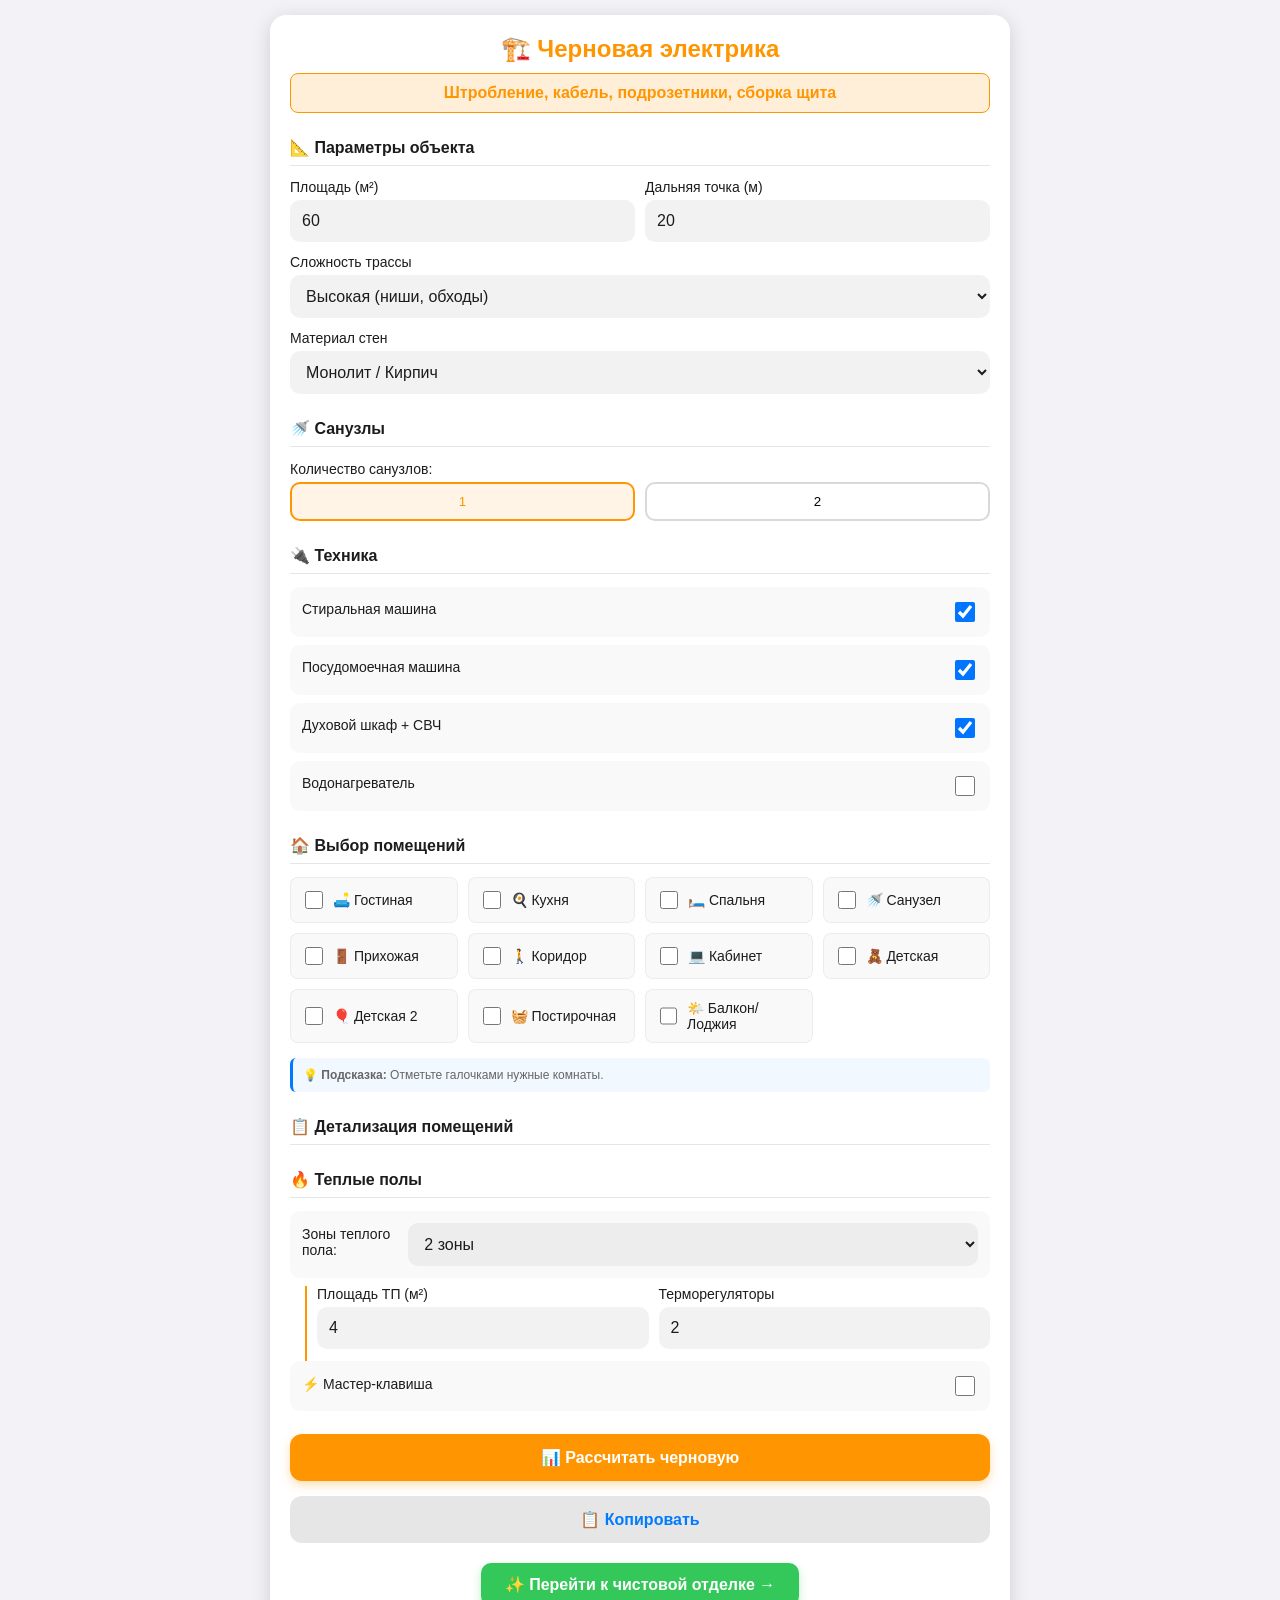
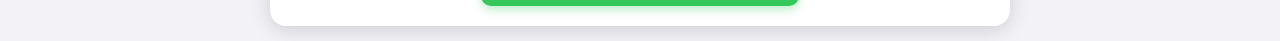
<file: index.html>
<!DOCTYPE html>
<html lang="ru">
<head>
    <meta charset="UTF-8">
    <meta name="viewport" content="width=device-width, initial-scale=1.0">
    <title>🏗️ Черновая электрика</title>
    <link rel="stylesheet" href="rough.css">
</head>
<body>

<div class="app">
    <h1>🏗️ Черновая электрика</h1>
    <div class="mode-indicator">Штробление, кабель, подрозетники, сборка щита</div>

    <!-- ПАРАМЕТРЫ -->
    <h2>📐 Параметры объекта</h2>
    <div class="grid-2">
        <div class="form-row">
            <label>Площадь (м²)</label>
            <input type="number" id="area" value="60">
        </div>
        <div class="form-row">
            <label>Дальняя точка (м)</label>
            <input type="number" id="maxDist" value="20">
        </div>
    </div>
    
    <div class="form-row">
        <label>Сложность трассы</label>
        <select id="cableCoef">
            <option value="1.0">Стандарт</option>
            <option value="1.3" selected>Высокая (ниши, обходы)</option>
            <option value="0.9">Низкая</option>
        </select>
    </div>
    
    <div class="form-row">
        <label>Материал стен</label>
        <select id="wallType">
            <option value="350">Панель / Ж/Б</option>
            <option value="280" selected>Монолит / Кирпич</option>
            <option value="150">ГКЛ / Дерево</option>
        </select>
    </div>

    <!-- САНУЗЛЫ -->
    <h2>🚿 Санузлы</h2>
    <div class="form-row">
        <label>Количество санузлов:</label>
        <div class="bath-selector">
            <button type="button" id="bath1Btn" class="active" onclick="setBathCount(1)">1</button>
            <button type="button" id="bath2Btn" onclick="setBathCount(2)">2</button>
        </div>
    </div>

    <!-- ТЕХНИКА -->
    <h2>🔌 Техника</h2>
    <div class="toggle-group"><label>Стиральная машина</label><input type="checkbox" id="washMachine" checked></div>
    <div class="toggle-group"><label>Посудомоечная машина</label><input type="checkbox" id="dishWasher" checked></div>
    <div class="toggle-group"><label>Духовой шкаф + СВЧ</label><input type="checkbox" id="ovenMicrowave" checked></div>
    
    <div class="toggle-group">
        <label>Водонагреватель</label>
        <input type="checkbox" id="boilerCheck" onchange="toggleBoiler()">
    </div>
    <div id="boilerOptions" class="sub-option">
        <select id="boilerType">
            <option value="storage" selected>Накопительный</option>
            <option value="flow">Проточный</option>
        </select>
    </div>

    <!-- ВЫБОР ПОМЕЩЕНИЙ -->
    <h2>🏠 Выбор помещений</h2>
    <div class="room-selector-grid" id="roomSelector"></div>
    
    <div class="phase-note">
        <strong>💡 Подсказка:</strong> Отметьте галочками нужные комнаты.
    </div>

    <!-- СПИСОК ПОМЕЩЕНИЙ -->
    <h2>📋 Детализация помещений</h2>
    <div id="roomsContainer"></div>

    <!-- ТЕПЛЫЕ ПОЛЫ -->
    <h2>🔥 Теплые полы</h2>
    <div class="toggle-group">
        <label>Зоны теплого пола:</label>
        <select id="floorHeatZones" onchange="toggleFloorHeat()">
            <option value="0">Нет</option>
            <option value="1">1 зона</option>
            <option value="2" selected>2 зоны</option>
            <option value="3">3 зоны</option>
        </select>
    </div>
    <div id="floorHeatOptions" class="sub-option visible">
        <div class="grid-2">
            <div class="form-row">
                <label>Площадь ТП (м²)</label>
                <input type="number" id="floorHeatArea" value="4">
            </div>
            <div class="form-row">
                <label>Терморегуляторы</label>
                <input type="number" id="tpRegulators" value="2">
            </div>
        </div>
    </div>

    <div class="toggle-group">
        <label>⚡ Мастер-клавиша</label>
        <input type="checkbox" id="masterKey" onchange="toggleMasterKey()">
    </div>
    <div id="masterKeyInfo" class="sub-option">
        <div class="alert">Требуется контактор (2 модуля)</div>
    </div>

    <button class="btn btn-rough" onclick="calculate()">📊 Рассчитать черновую</button>
    <button class="btn btn-secondary" onclick="copyResult()">📋 Копировать</button>

    <div id="result"></div>
    
    <!-- НАВИГАЦИЯ К ЧИСТОВОЙ -->
    <div class="navigation">
        <a href="finish.html" class="nav-link">✨ Перейти к чистовой отделке →</a>
    </div>
</div>

<script src="materials.js"></script>
<script src="panel.js"></script>
<script src="rough.js"></script>
</body>
</html>
</file>
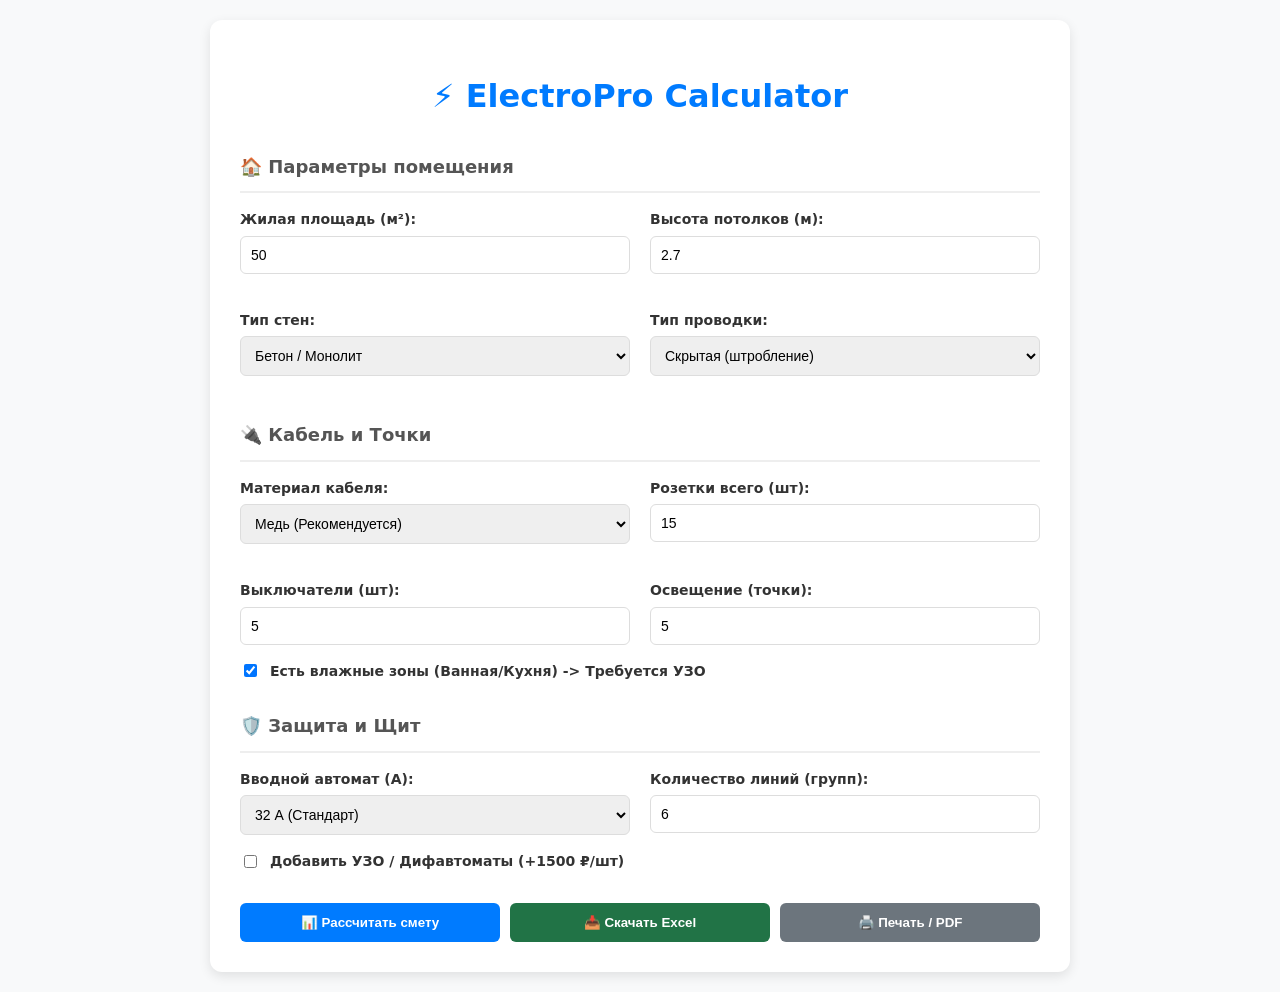
<file: Index.html>
<!DOCTYPE html>
<html lang="ru">
<head>
    <meta charset="UTF-8">
    <meta name="viewport" content="width=device-width, initial-scale=1.0">
    <title>⚡ ElectroPro Calculator</title>
    <style>
        :root { --primary: #007bff; --bg: #f8f9fa; --card: #fff; --text: #333; --danger: #dc3545; --success: #28a745; }
        body { font-family: 'Segoe UI', system-ui, sans-serif; background: var(--bg); color: var(--text); margin: 0; padding: 20px; line-height: 1.6; }
        .container { max-width: 800px; margin: 0 auto; background: var(--card); padding: 30px; border-radius: 12px; box-shadow: 0 4px 12px rgba(0,0,0,0.1); }
        
        h1 { text-align: center; color: var(--primary); margin-bottom: 30px; }
        h2 { font-size: 18px; border-bottom: 2px solid #eee; padding-bottom: 10px; margin-top: 30px; color: #555; }
        
        .grid-2 { display: grid; grid-template-columns: 1fr 1fr; gap: 20px; }
        .form-group { margin-bottom: 15px; }
        label { display: block; font-weight: 600; margin-bottom: 5px; font-size: 14px; }
        input, select { width: 100%; padding: 10px; border: 1px solid #ddd; border-radius: 6px; box-sizing: border-box; font-size: 14px; }
        input:focus, select:focus { border-color: var(--primary); outline: none; }
        
        .checkbox-group { display: flex; align-items: center; gap: 10px; margin-bottom: 10px; }
        .checkbox-group input { width: auto; }

        .btn-group { display: flex; gap: 10px; margin-top: 30px; flex-wrap: wrap; }
        button { flex: 1; padding: 12px; border: none; border-radius: 6px; cursor: pointer; font-weight: 600; transition: 0.2s; min-width: 120px; }
        .btn-calc { background: var(--primary); color: white; }
        .btn-calc:hover { background: #0056b3; }
        .btn-excel { background: #217346; color: white; } /* Excel Green */
        .btn-history { background: #6c757d; color: white; }
        
        #result-area { margin-top: 30px; display: none; animation: fadeIn 0.5s; }
        .report-card { background: #f1f8ff; border: 1px solid #cce5ff; padding: 20px; border-radius: 8px; }
        .alert { padding: 10px; border-radius: 6px; margin-bottom: 15px; font-size: 14px; }
        .alert-warning { background: #fff3cd; color: #856404; border: 1px solid #ffeeba; }
        .alert-danger { background: #f8d7da; color: #721c24; border: 1px solid #f5c6cb; }
        
        table { width: 100%; border-collapse: collapse; margin-top: 15px; font-size: 14px; }
        th, td { border: 1px solid #dee2e6; padding: 8px; text-align: left; }
        th { background: #e9ecef; }
        .total-row { font-weight: bold; background: #e2e6ea; font-size: 16px; }

        @keyframes fadeIn { from { opacity: 0; } to { opacity: 1; } }

        /* Print Styles */
        @media print {
            body { background: white; padding: 0; }
            .container { box-shadow: none; max-width: 100%; padding: 0; }
            .btn-group, h2 { display: none; }
            #result-area { display: block !important; border: none; }
            .report-card { border: none; padding: 0; background: white; }
            input, select { border: none; appearance: none; padding: 0; font-weight: bold; }
        }
    </style>
</head>
<body>

<div class="container">
    <h1>⚡ ElectroPro Calculator</h1>

    <!-- 1. Основные параметры -->
    <h2>🏠 Параметры помещения</h2>
    <div class="grid-2">
        <div class="form-group">
            <label>Жилая площадь (м²):</label>
            <input type="number" id="area" value="50">
        </div>
        <div class="form-group">
            <label>Высота потолков (м):</label>
            <input type="number" id="height" value="2.7" step="0.1">
        </div>
        <div class="form-group">
            <label>Тип стен:</label>
            <select id="wallType">
                <option value="1.0">Бетон / Монолит</option>
                <option value="1.2">Кирпич</option>
                <option value="0.8">Дерево / Гипсокартон</option>
            </select>
        </div>
        <div class="form-group">
            <label>Тип проводки:</label>
            <select id="wiringType">
                <option value="hidden">Скрытая (штробление)</option>
                <option value="open">Открытая (кабель-канал/гофра)</option>
            </select>
        </div>
    </div>

    <!-- 2. Кабель -->
    <h2>🔌 Кабель и Точки</h2>
    <div class="grid-2">
        <div class="form-group">
            <label>Материал кабеля:</label>
            <select id="cableMat">
                <option value="copper">Медь (Рекомендуется)</option>
                <option value="alum">Алюминий (Только замена)</option>
            </select>
        </div>
        <div class="form-group">
            <label>Розетки всего (шт):</label>
            <input type="number" id="sockets" value="15">
        </div>
        <div class="form-group">
            <label>Выключатели (шт):</label>
            <input type="number" id="switches" value="5">
        </div>
        <div class="form-group">
            <label>Освещение (точки):</label>
            <input type="number" id="lights" value="5">
        </div>
    </div>
    
    <div class="checkbox-group">
        <input type="checkbox" id="hasWetZone" checked>
        <label for="hasWetZone" style="margin:0">Есть влажные зоны (Ванная/Кухня) -> Требуется УЗО</label>
    </div>

    <!-- 3. Защитные устройства -->
    <h2>🛡️ Защита и Щит</h2>
    <div class="grid-2">
        <div class="form-group">
            <label>Вводной автомат (А):</label>
            <select id="mainAuto">
                <option value="32">32 А (Стандарт)</option>
                <option value="40">40 А</option>
                <option value="50">50 А</option>
            </select>
        </div>
        <div class="form-group">
            <label>Количество линий (групп):</label>
            <input type="number" id="groups" value="6">
        </div>
    </div>
    <div class="checkbox-group">
        <input type="checkbox" id="useUZO">
        <label for="useUZO" style="margin:0">Добавить УЗО / Дифавтоматы (+1500 ₽/шт)</label>
    </div>

    <div class="btn-group">
        <button class="btn-calc" onclick="calculate()">📊 Рассчитать смету</button>
        <button class="btn-excel" onclick="exportToExcel()">📥 Скачать Excel</button>
        <button class="btn-history" onclick="window.print()">🖨️ Печать / PDF</button>
    </div>

    <div id="result-area"></div>
</div>

<script>
    // === БАЗА ЦЕН И ПАРАМЕТРОВ ===
    const PRICES = {
        cable_copper_1_5: 45,
        cable_copper_2_5: 70,
        cable_copper_4_0: 110,
        work_strobe_concrete: 300, // за метр
        work_strobe_brick: 250,
        work_point: 500, // установка подрозетника + механизма
        work_light: 400,
        work_panel: 3000,
        socket_mech: 150,
        switch_mech: 120,
        podrozetnik: 30,
        box_small: 100,
        uzo_device: 1500
    };

    let lastCalculation = null;

    function calculate() {
        // 1. Сбор данных
        const area = parseFloat(document.getElementById('area').value) || 0;
        const height = parseFloat(document.getElementById('height').value) || 2.7;
        const wallCoef = parseFloat(document.getElementById('wallType').value);
        const wiringType = document.getElementById('wiringType').value;
        const sockets = parseInt(document.getElementById('sockets').value) || 0;
        const switches = parseInt(document.getElementById('switches').value) || 0;
        const lights = parseInt(document.getElementById('lights').value) || 0;
        const hasWetZone = document.getElementById('hasWetZone').checked;
        const useUZO = document.getElementById('useUZO').checked;
        const groups = parseInt(document.getElementById('groups').value) || 1;

        // 2. Логика подбора кабеля (Упрощенная инженерная логика)
        // Свет -> 1.5мм, Розетки -> 2.5мм, Плита/Ввод -> 4-6мм
        // Примерная длина: Периметр * 1.5 (запас на спуски/подъемы) + 15% технологический запас
        const perimeter = Math.sqrt(area) * 4; 
        const rawLength = (perimeter * 1.5 * height/2.7) + (sockets * 0.5); // Эвристическая формула
        
        const cableLenLight = Math.ceil(rawLength * 0.3 * 1.15); // 30% длины на свет
        const cableLenSocket = Math.ceil(rawLength * 0.7 * 1.15); // 70% на розетки

        const costCableLight = cableLenLight * PRICES.cable_copper_1_5;
        const costCableSocket = cableLenSocket * PRICES.cable_copper_2_5;
        const totalCableLen = cableLenLight + cableLenSocket;

        // 3. Расчет материалов
        const countPodrozetniki = sockets + switches;
        const costMaterials = 
            costCableLight + costCableSocket +
            (countPodrozetniki * PRICES.podrozetnik) +
            (sockets * PRICES.socket_mech) +
            (switches * PRICES.switch_mech) +
            (lights * 200) + // лампы/люстры условно
            (groups * PRICES.box_small) + // распредкоробки
            (useUZO ? (2 * PRICES.uzo_device) : 0); // Берем 2 УЗО для примера

        // 4. Расчет работ
        let strobePrice = (wallCoef === 1.0) ? PRICES.work_strobe_concrete : PRICES.work_strobe_brick;
        if (wiringType === 'open') strobePrice = 100; // Кабель канал дешевле

        const workStrobe = Math.ceil(totalCableLen * 0.8) * strobePrice; // 80% кабеля идет в штробу/канал
        const workPoints = (sockets + switches) * PRICES.work_point;
        const workLights = lights * PRICES.work_light;
        const workPanel = PRICES.work_panel + (groups * 200); // Сборка щита

        const totalWork = workStrobe + workPoints + workLights + workPanel;
        const grandTotal = costMaterials + totalWork;

        // 5. Проверки безопасности
        let warnings = [];
        if (hasWetZone && !useUZO) {
            warnings.push("⚠️ <b>Внимание:</b> Во влажных зонах (ванна, кухня) наличие УЗО обязательно по ПУЭ!");
        }
        if (document.getElementById('cableMat').value === 'alum') {
            warnings.push("⚠️ <b>Совет:</b> Алюминий запрещен для новой скрытой проводки. Используйте медь.");
        }

        // 6. Формирование отчета
        lastCalculation = {
            date: new Date().toLocaleString(),
            total: grandTotal,
            details: {
                "Кабель 1.5мм (свет)": `${cableLenLight} м`,
                "Кабель 2.5мм (розетки)": `${cableLenSocket} м`,
                "Подрозетники": countPodrozetniki,
                "Штробление/Канал": `${Math.ceil(totalCableLen * 0.8)} м`,
                "Установка точек": sockets + switches,
                "Сборка щита": "1 шт"
            }
        };
        saveHistory(lastCalculation);

        const resultHTML = `
            ${warnings.map(w => `<div class="alert alert-danger">${w}</div>`).join('')}
            
            <div class="report-card">
                <h3 style="margin-top:0">📑 Итоговая смета</h3>
                
                <table>
                    <thead><tr><th>Наименование</th><th>Кол-во/Длина</th><th>Стоимость</th></tr></thead>
                    <tbody>
                        <tr><td colspan="3"><b>Материалы</b></td></tr>
                        <tr><td>Кабель ВВГнг 3х1.5</td><td>${cableLenLight} м</td><td>${costCableLight} ₽</td></tr>
                        <tr><td>Кабель ВВГнг 3х2.5</td><td>${cableLenSocket} м</td><td>${costCableSocket} ₽</td></tr>
                        <tr><td>Розетки/Выкл (механизмы)</td><td>${sockets+switches} шт</td><td>${(sockets*PRICES.socket_mech)+(switches*PRICES.switch_mech)} ₽</td></tr>
                        <tr><td>Подрозетники и мелочевка</td><td>${countPodrozetniki} шт</td><td>~${countPodrozetniki * PRICES.podrozetnik + 500} ₽</td></tr>
                        ${useUZO ? `<tr><td>УЗО / Дифавтоматы</td><td>2 шт</td><td>${2*PRICES.uzo_device} ₽</td></tr>` : ''}
                        
                        <tr><td colspan="3"><b>Работы</b></td></tr>
                        <tr><td>Штробление / Монтаж канала</td><td>${Math.ceil(totalCableLen * 0.8)} м</td><td>${workStrobe} ₽</td></tr>
                        <tr><td>Установка подрозетников и механизмов</td><td>${sockets+switches} шт</td><td>${workPoints} ₽</td></tr>
                        <tr><td>Сборка электрощита</td><td>1 компл.</td><td>${workPanel} ₽</td></tr>
                    </tbody>
                    <tfoot>
                        <tr class="total-row"><td colspan="2">ИТОГО ПОД КЛЮЧ:</td><td>${grandTotal} ₽</td></tr>
                    </tfoot>
                </table>
                <p style="font-size:12px; color:#666; margin-top:10px;">* Расчет является предварительным. Длина кабеля включает запас 15%.</p>
            </div>
        `;

        const resDiv = document.getElementById('result-area');
        resDiv.innerHTML = resultHTML;
        resDiv.style.display = 'block';
    }

    // === ЭКСПОРТ В EXCEL (CSV) ===
    function exportToExcel() {
        if (!lastCalculation) { alert("Сначала сделайте расчет!"); return; }
        
        let csvContent = "data:text/csv;charset=utf-8,\uFEFF"; // BOM для кириллицы
        csvContent += "Параметр;Значение\n";
        csvContent += `Дата;${lastCalculation.date}\n`;
        csvContent += `ИТОГО;${lastCalculation.total} руб.\n\n`;
        csvContent += "Наименование;Количество\n";
        
        for (const [key, value] of Object.entries(lastCalculation.details)) {
            csvContent += `${key};${value}\n`;
        }

        const encodedUri = encodeURI(csvContent);
        const link = document.createElement("a");
        link.setAttribute("href", encodedUri);
        link.setAttribute("download", "smeta_electro.csv");
        document.body.appendChild(link);
        link.click();
        document.body.removeChild(link);
    }

    // === ИСТОРИЯ (LOCAL STORAGE) ===
    function saveHistory(data) {
        let history = JSON.parse(localStorage.getItem('electroHistory') || '[]');
        history.unshift(data); // Добавить в начало
        if (history.length > 10) history.pop(); // Хранить только последние 10
        localStorage.setItem('electroHistory', JSON.stringify(history));
    }
</script>

</body>
</html>
</file>
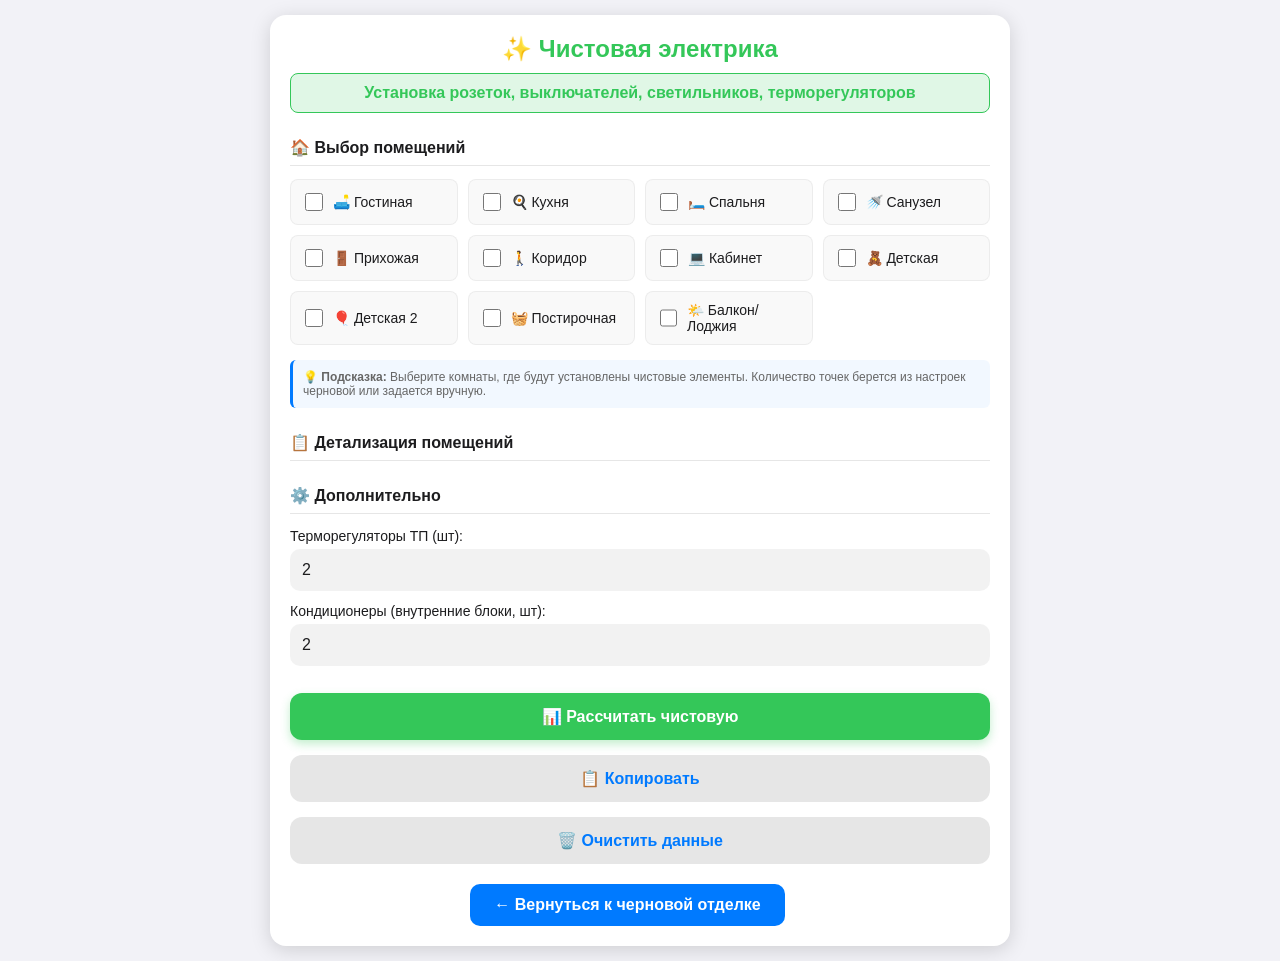
<file: finish.html>
<!DOCTYPE html>
<html lang="ru">
<head>
    <meta charset="UTF-8">
    <meta name="viewport" content="width=device-width, initial-scale=1.0">
    <title>✨ Чистовая электрика</title>
    <link rel="stylesheet" href="finish.css">
</head>
<body>

<div class="app">
    <h1>✨ Чистовая электрика</h1>
    <div class="mode-indicator">Установка розеток, выключателей, светильников, терморегуляторов</div>

    <!-- ВЫБОР ПОМЕЩЕНИЙ -->
    <h2>🏠 Выбор помещений</h2>
    <div class="room-selector-grid" id="roomSelector"></div>
    
    <div class="phase-note">
        <strong>💡 Подсказка:</strong> Выберите комнаты, где будут установлены чистовые элементы. Количество точек берется из настроек черновой или задается вручную.
    </div>

    <!-- СПИСОК ПОМЕЩЕНИЙ -->
    <h2>📋 Детализация помещений</h2>
    <div id="roomsContainer"></div>

    <!-- ДОПОЛНИТЕЛЬНЫЕ ПАРАМЕТРЫ -->
    <h2>⚙️ Дополнительно</h2>
    
    <div class="form-row">
        <label>Терморегуляторы ТП (шт):</label>
        <input type="number" id="tpRegulatorsGlobal" value="2">
    </div>

    <div class="form-row">
        <label>Кондиционеры (внутренние блоки, шт):</label>
        <input type="number" id="acUnitsGlobal" value="2">
    </div>

    <button class="btn btn-finish" onclick="calculate()">📊 Рассчитать чистовую</button>
    <button class="btn btn-secondary" onclick="copyResult()">📋 Копировать</button>
    <button class="btn btn-secondary" onclick="clearSavedData()">🗑️ Очистить данные</button>

    <div id="result"></div>
    
    <div class="navigation">
        <a href="index.html" class="nav-link">← Вернуться к черновой отделке</a>
        <span id="dataStatus" style="margin-left:10px;font-size:12px;color:#666;"></span>
    </div>
</div>

<!-- ВАЖНО: Порядок подключения скриптов! -->
<script src="finish_materials.js"></script>
<script src="finish_installation.js"></script>
<script src="finish.js"></script>
</body>
</html>
</file>
<file: rough.css>
:root { 
    --primary: #007AFF; 
    --rough: #FF9500; 
    --bg: #F2F2F7; 
    --card: #FFFFFF; 
    --text: #1C1C1E; 
}
@media (prefers-color-scheme: dark) { 
    :root { --bg: #000000; --card: #1C1C1E; --text: #FFFFFF; } 
}

body { 
    font-family: -apple-system, BlinkMacSystemFont, "Segoe UI", Roboto, sans-serif; 
    background: var(--bg); 
    color: var(--text); 
    margin: 0; 
    padding: 15px; 
}

.app { 
    max-width: 700px; 
    margin: 0 auto; 
    background: var(--card); 
    border-radius: 16px; 
    padding: 20px; 
    box-shadow: 0 4px 20px rgba(0,0,0,0.15); 
}

h1 { 
    text-align: center; 
    color: var(--rough); 
    font-size: 24px; 
    margin: 0 0 10px 0; 
}

.mode-indicator {
    text-align: center;
    background: rgba(255,149,0,0.15);
    color: var(--rough);
    padding: 10px;
    border-radius: 8px;
    margin-bottom: 20px;
    font-weight: 600;
    border: 1px solid var(--rough);
}

h2 { 
    font-size: 16px; 
    border-bottom: 1px solid rgba(128,128,128,0.2); 
    padding-bottom: 8px; 
    margin-top: 25px; 
    color: var(--text);
}

.form-row { margin-bottom: 12px; }
label { display: block; font-size: 14px; font-weight: 500; margin-bottom: 5px; }

input, select { 
    width: 100%; 
    padding: 12px; 
    border: none; 
    border-radius: 10px; 
    background: rgba(128,128,128,0.1); 
    font-size: 16px; 
    color: var(--text); 
    box-sizing: border-box; 
}

input:focus, select:focus { 
    outline: 2px solid var(--rough); 
    background: rgba(128,128,128,0.05); 
}

.toggle-group { 
    display: flex; 
    align-items: center; 
    justify-content: space-between; 
    padding: 12px; 
    background: rgba(128,128,128,0.05); 
    border-radius: 10px; 
    margin-bottom: 8px; 
}

.toggle-group input { width: 20px; height: 20px; }

.sub-option { 
    margin-left: 15px; 
    margin-top: 5px; 
    padding-left: 10px; 
    border-left: 2px solid var(--rough); 
    display: none; 
}

.sub-option.visible { display: block; }

.grid-2 { 
    display: grid; 
    grid-template-columns: 1fr 1fr; 
    gap: 10px; 
}

.btn { 
    width: 100%; 
    padding: 14px; 
    border: none; 
    border-radius: 12px; 
    font-size: 16px; 
    font-weight: 600; 
    margin-top: 15px; 
    cursor: pointer; 
}

.btn-rough { 
    background: var(--rough); 
    color: white; 
    box-shadow: 0 4px 10px rgba(255,149,0,0.3); 
}

.btn-secondary { 
    background: rgba(128,128,128,0.2); 
    color: var(--primary); 
}

.bath-selector { 
    display: flex; 
    gap: 10px; 
}

.bath-selector button { 
    flex: 1; 
    padding: 10px; 
    border: 2px solid rgba(128,128,128,0.3); 
    border-radius: 10px; 
    background: transparent; 
    font-weight: 500; 
    cursor: pointer; 
}

.bath-selector button.active { 
    border-color: var(--rough); 
    background: rgba(255,149,0,0.1); 
    color: var(--rough); 
}

/* СЕТКА ВЫБОРА ПОМЕЩЕНИЙ */
.room-selector-grid {
    display: grid;
    grid-template-columns: repeat(auto-fill, minmax(160px, 1fr));
    gap: 10px;
    margin-bottom: 15px;
}

.room-check-item {
    display: flex;
    align-items: center;
    padding: 10px;
    background: rgba(128,128,128,0.05);
    border-radius: 8px;
    border: 1px solid rgba(128,128,128,0.1);
    cursor: pointer;
    transition: all 0.2s;
}

.room-check-item:hover {
    background: rgba(128,128,128,0.1);
    border-color: var(--rough);
}

.room-check-item.active {
    background: rgba(255,149,0,0.1);
    border-color: var(--rough);
    font-weight: 600;
}

.room-check-item input[type="checkbox"] {
    width: 18px;
    height: 18px;
    margin-right: 10px;
    accent-color: var(--rough);
    cursor: pointer;
}

.room-check-item label {
    margin: 0;
    cursor: pointer;
    font-size: 14px;
    flex-grow: 1;
}

/* КАРТОЧКА ПОМЕЩЕНИЯ В СПИСКЕ */
.room-card { 
    background: rgba(128,128,128,0.05); 
    border-radius: 12px; 
    padding: 15px; 
    margin-bottom: 12px;
    border: 1px solid rgba(128,128,128,0.1);
}

.room-header { 
    display: flex; 
    justify-content: space-between; 
    align-items: center; 
    margin-bottom: 12px; 
}

.room-name-input {
    flex-grow: 1;
    margin-right: 10px;
    padding: 8px 12px;
    border-radius: 6px;
    border: 1px solid rgba(128,128,128,0.3);
    background: rgba(128,128,128,0.05);
    font-weight: 600;
}

.room-remove { 
    background: #ff3b30; 
    color: white; 
    border: none; 
    border-radius: 6px; 
    padding: 6px 12px; 
    cursor: pointer;
    font-size: 14px;
}

.room-remove:hover {
    background: #ff2d22;
}

/* ЧЕКБОКСЫ ВНУТРИ КАРТОЧКИ ПОМЕЩЕНИЯ */
.room-checkboxes {
    display: grid;
    grid-template-columns: repeat(auto-fit, minmax(130px, 1fr));
    gap: 10px;
    margin-top: 10px;
}

.checkbox-item {
    display: flex;
    flex-direction: column;
    gap: 6px;
    padding: 10px;
    background: rgba(128,128,128,0.05);
    border-radius: 8px;
    border: 1px solid rgba(128,128,128,0.1);
}

.checkbox-item input[type="checkbox"] {
    width: 18px;
    height: 18px;
    cursor: pointer;
    accent-color: var(--rough);
}

.checkbox-item input[type="number"] {
    width: 100%;
    padding: 6px;
    font-size: 14px;
    text-align: center;
    border: 1px solid rgba(128,128,128,0.2);
    border-radius: 4px;
}

.checkbox-item input[type="number"]:disabled {
    opacity: 0.3;
    cursor: not-allowed;
    background: rgba(128,128,128,0.05);
}

.checkbox-item label {
    margin: 0;
    font-size: 13px;
    font-weight: 500;
    cursor: pointer;
    display: flex;
    align-items: center;
    gap: 6px;
}

.checkbox-header {
    display: flex;
    align-items: center;
    gap: 8px;
}

.phase-note {
    font-size: 12px;
    color: #666;
    margin-top: 10px;
    padding: 10px;
    background: rgba(0,122,255,0.05);
    border-radius: 6px;
    border-left: 3px solid var(--primary);
}

#result { 
    margin-top: 20px; 
    padding: 15px; 
    background: rgba(255,149,0,0.1); 
    border-radius: 12px; 
    display: none; 
    border: 2px solid var(--rough);
}

.alert { 
    background: #FFF3CD; 
    color: #856404; 
    padding: 12px; 
    border-radius: 8px; 
    margin-bottom: 15px; 
    border-left: 4px solid var(--rough); 
}

.cable-breakdown { 
    background: rgba(255,255,255,0.6); 
    padding: 12px; 
    border-radius: 8px; 
    margin: 10px 0; 
}

.cable-row { 
    display: flex; 
    justify-content: space-between; 
    margin-bottom: 6px; 
}

.group-list { 
    list-style: none; 
    padding: 0; 
    margin: 10px 0; 
}

.group-list li { 
    padding: 6px 0; 
    border-bottom: 1px dashed rgba(128,128,128,0.3); 
    display: flex; 
    justify-content: space-between; 
}

.total-price { 
    font-size: 28px; 
    font-weight: 800; 
    color: var(--rough); 
    text-align: right; 
    margin-top: 15px; 
}

.summary-badge { 
    display: inline-block; 
    background: rgba(255,149,0,0.15); 
    padding: 4px 10px; 
    border-radius: 20px; 
    font-size: 12px; 
    margin-right: 5px; 
    margin-bottom: 5px; 
}

@media (prefers-color-scheme: dark) { 
    .cable-breakdown { background: rgba(255,255,255,0.1); }
    .checkbox-item { background: rgba(255,255,255,0.05); }
    .room-card { background: rgba(255,255,255,0.03); }
    .room-check-item { background: rgba(255,255,255,0.05); }
}
.navigation {
    margin-top: 20px;
    text-align: center;
}

.nav-link {
    display: inline-block;
    padding: 12px 24px;
    background: #34C759;
    color: white;
    text-decoration: none;
    border-radius: 10px;
    font-weight: 600;
    transition: background 0.2s;
    box-shadow: 0 4px 10px rgba(52,199,89,0.3);
}

.nav-link:hover {
    background: #28a745;
    transform: translateY(-2px);
}
</file>
<file: finish.css>
:root { 
    --primary: #007AFF; 
    --finish: #34C759; /* Зеленый цвет для чистовой */
    --bg: #F2F2F7; 
    --card: #FFFFFF; 
    --text: #1C1C1E; 
}

@media (prefers-color-scheme: dark) { 
    :root { 
        --bg: #000000; 
        --card: #1C1C1E; 
        --text: #FFFFFF; 
    } 
}

body { 
    font-family: -apple-system, BlinkMacSystemFont, "Segoe UI", Roboto, sans-serif; 
    background: var(--bg); 
    color: var(--text); 
    margin: 0; 
    padding: 15px; 
}

.app { 
    max-width: 700px; 
    margin: 0 auto; 
    background: var(--card); 
    border-radius: 16px; 
    padding: 20px; 
    box-shadow: 0 4px 20px rgba(0,0,0,0.15); 
}

h1 { 
    text-align: center; 
    color: var(--finish); 
    font-size: 24px; 
    margin: 0 0 10px 0; 
}

.mode-indicator {
    text-align: center;
    background: rgba(52,199,89,0.15);
    color: var(--finish);
    padding: 10px;
    border-radius: 8px;
    margin-bottom: 20px;
    font-weight: 600;
    border: 1px solid var(--finish);
}

h2 { 
    font-size: 16px; 
    border-bottom: 1px solid rgba(128,128,128,0.2); 
    padding-bottom: 8px; 
    margin-top: 25px; 
    color: var(--text);
}

.form-row { margin-bottom: 12px; }

label { 
    display: block; 
    font-size: 14px; 
    font-weight: 500; 
    margin-bottom: 5px; 
}

input, select { 
    width: 100%; 
    padding: 12px; 
    border: none; 
    border-radius: 10px; 
    background: rgba(128,128,128,0.1); 
    font-size: 16px; 
    color: var(--text); 
    box-sizing: border-box; 
    transition: 0.2s;
}

input:focus { 
    outline: 2px solid var(--finish); 
    background: rgba(128,128,128,0.05); 
}

/* Кнопки */
.btn { 
    width: 100%; 
    padding: 14px; 
    border: none; 
    border-radius: 12px; 
    font-size: 16px; 
    font-weight: 600; 
    margin-top: 15px; 
    cursor: pointer; 
    transition: transform 0.1s;
}

.btn:active {
    transform: scale(0.98);
}

.btn-finish { 
    background: var(--finish); 
    color: white; 
    box-shadow: 0 4px 10px rgba(52,199,89,0.3); 
}

.btn-secondary { 
    background: rgba(128,128,128,0.2); 
    color: var(--primary); 
}

/* Сетка выбора помещений (чекбоксы сверху) */
.room-selector-grid {
    display: grid;
    grid-template-columns: repeat(auto-fill, minmax(160px, 1fr));
    gap: 10px;
    margin-bottom: 15px;
}

.room-check-item {
    display: flex;
    align-items: center;
    padding: 10px;
    background: rgba(128,128,128,0.05);
    border-radius: 8px;
    border: 1px solid rgba(128,128,128,0.1);
    cursor: pointer;
    transition: all 0.2s;
}

.room-check-item:hover {
    background: rgba(128,128,128,0.1);
    border-color: var(--finish);
}

.room-check-item.active {
    background: rgba(52,199,89,0.1);
    border-color: var(--finish);
    font-weight: 600;
    color: var(--finish);
}

.room-check-item input[type="checkbox"] {
    width: 18px;
    height: 18px;
    margin-right: 10px;
    accent-color: var(--finish);
    cursor: pointer;
}

.room-check-item label {
    margin: 0;
    cursor: pointer;
    font-size: 14px;
    flex-grow: 1;
}

/* Карточка помещения (список внизу) */
.room-card { 
    background: rgba(128,128,128,0.05); 
    border-radius: 12px; 
    padding: 15px; 
    margin-bottom: 12px;
    border: 1px solid rgba(128,128,128,0.1);
    position: relative;
    transition: background 0.3s ease, border-color 0.3s ease;
}

/* --- СТИЛИ ДЛЯ ИМПОРТИРОВАННЫХ ДАННЫХ (ИЗ ЧЕРНОВОЙ) --- */
.room-card.imported {
    border-left: 5px solid var(--finish); /* Зеленая полоса слева */
    background: rgba(52, 199, 89, 0.03);  /* Легкий зеленый фон */
}

.room-card.imported:hover {
    background: rgba(52, 199, 89, 0.08);
    box-shadow: 0 2px 8px rgba(52, 199, 89, 0.1);
}

.room-card.imported .room-name-input {
    font-weight: 700;
    color: var(--finish); 
    border-color: rgba(52, 199, 89, 0.3);
}

/* Иконка импорта в заголовке */
.room-card.imported .room-header::after {
    content: '📥';
    font-size: 14px;
    margin-left: 8px;
    opacity: 0.6;
    position: absolute;
    right: 50px; /* Чтобы не наезжать на крестик удаления */
    top: 15px;
}
/* ------------------------------------------------------- */

.room-header { 
    display: flex; 
    justify-content: space-between; 
    align-items: center; 
    margin-bottom: 12px; 
    position: relative;
}

.room-name-input {
    flex-grow: 1;
    margin-right: 10px;
    padding: 8px 12px;
    border-radius: 6px;
    border: 1px solid rgba(128,128,128,0.3);
    background: rgba(128,128,128,0.05);
    font-weight: 600;
    color: var(--text);
}

.room-remove { 
    background: #ff3b30; 
    color: white; 
    border: none; 
    border-radius: 6px; 
    padding: 6px 12px; 
    cursor: pointer;
    font-size: 14px;
    z-index: 2;
}

.room-remove:hover {
    background: #ff2d22;
}

/* Чекбоксы внутри карточки помещения */
.room-checkboxes {
    display: grid;
    grid-template-columns: repeat(auto-fit, minmax(130px, 1fr));
    gap: 10px;
    margin-top: 10px;
}

.checkbox-item {
    display: flex;
    flex-direction: column;
    gap: 6px;
    padding: 10px;
    background: rgba(128,128,128,0.05);
    border-radius: 8px;
    border: 1px solid rgba(128,128,128,0.1);
}

.checkbox-item input[type="checkbox"] {
    width: 18px;
    height: 18px;
    cursor: pointer;
    accent-color: var(--finish);
}

.checkbox-item input[type="number"] {
    width: 100%;
    padding: 6px;
    font-size: 14px;
    text-align: center;
    border: 1px solid rgba(128,128,128,0.2);
    border-radius: 4px;
    background: rgba(255,255,255,0.5);
    color: var(--text);
}

.checkbox-item input[type="number"]:disabled {
    opacity: 0.3;
    cursor: not-allowed;
    background: rgba(128,128,128,0.05);
}

.checkbox-item label {
    margin: 0;
    font-size: 13px;
    font-weight: 500;
    cursor: pointer;
    display: flex;
    align-items: center;
    gap: 6px;
    color: var(--text);
}

.checkbox-header {
    display: flex;
    align-items: center;
    gap: 8px;
}

.phase-note {
    font-size: 12px;
    color: #666;
    margin-top: 10px;
    padding: 10px;
    background: rgba(0,122,255,0.05);
    border-radius: 6px;
    border-left: 3px solid var(--primary);
}

#result { 
    margin-top: 20px; 
    padding: 15px; 
    background: rgba(52,199,89,0.1); 
    border-radius: 12px; 
    display: none; 
    border: 2px solid var(--finish);
    animation: slideUp 0.4s ease-out;
}

@keyframes slideUp {
    from { opacity: 0; transform: translateY(20px); }
    to { opacity: 1; transform: translateY(0); }
}

.cable-breakdown { 
    background: rgba(255,255,255,0.6); 
    padding: 12px; 
    border-radius: 8px; 
    margin: 10px 0; 
}

.cable-row { 
    display: flex; 
    justify-content: space-between; 
    margin-bottom: 6px; 
    font-size: 14px;
}

.total-price { 
    font-size: 28px; 
    font-weight: 800; 
    color: var(--finish); 
    text-align: right; 
    margin-top: 15px; 
}

.summary-badge { 
    display: inline-block; 
    background: rgba(52,199,89,0.15); 
    padding: 4px 10px; 
    border-radius: 20px; 
    font-size: 12px; 
    margin-right: 5px; 
    margin-bottom: 5px; 
    color: var(--text);
}

.navigation {
    margin-top: 20px;
    text-align: center;
    display: flex;
    justify-content: center;
    align-items: center;
    gap: 15px;
}

.nav-link {
    display: inline-block;
    padding: 12px 24px;
    background: var(--primary);
    color: white;
    text-decoration: none;
    border-radius: 10px;
    font-weight: 600;
    transition: background 0.2s;
}

.nav-link:hover {
    background: #005ec4;
}

#dataStatus {
    font-size: 12px;
    color: #666;
    font-style: italic;
}

/* Темная тема */
@media (prefers-color-scheme: dark) { 
    .cable-breakdown { background: rgba(255,255,255,0.1); }
    .checkbox-item { background: rgba(255,255,255,0.05); }
    .room-card { background: rgba(255,255,255,0.03); }
    .room-check-item { background: rgba(255,255,255,0.05); }
    
    .room-card.imported {
        background: rgba(52, 199, 89, 0.08);
    }
    
    .room-card.imported:hover {
        background: rgba(52, 199, 89, 0.15);
    }
    
    .checkbox-item input[type="number"] {
        background: rgba(0,0,0,0.2);
        color: white;
        border-color: rgba(255,255,255,0.1);
    }
    
    .room-name-input {
        background: rgba(0,0,0,0.2);
        color: white;
        border-color: rgba(255,255,255,0.1);
    }
}
</file>
